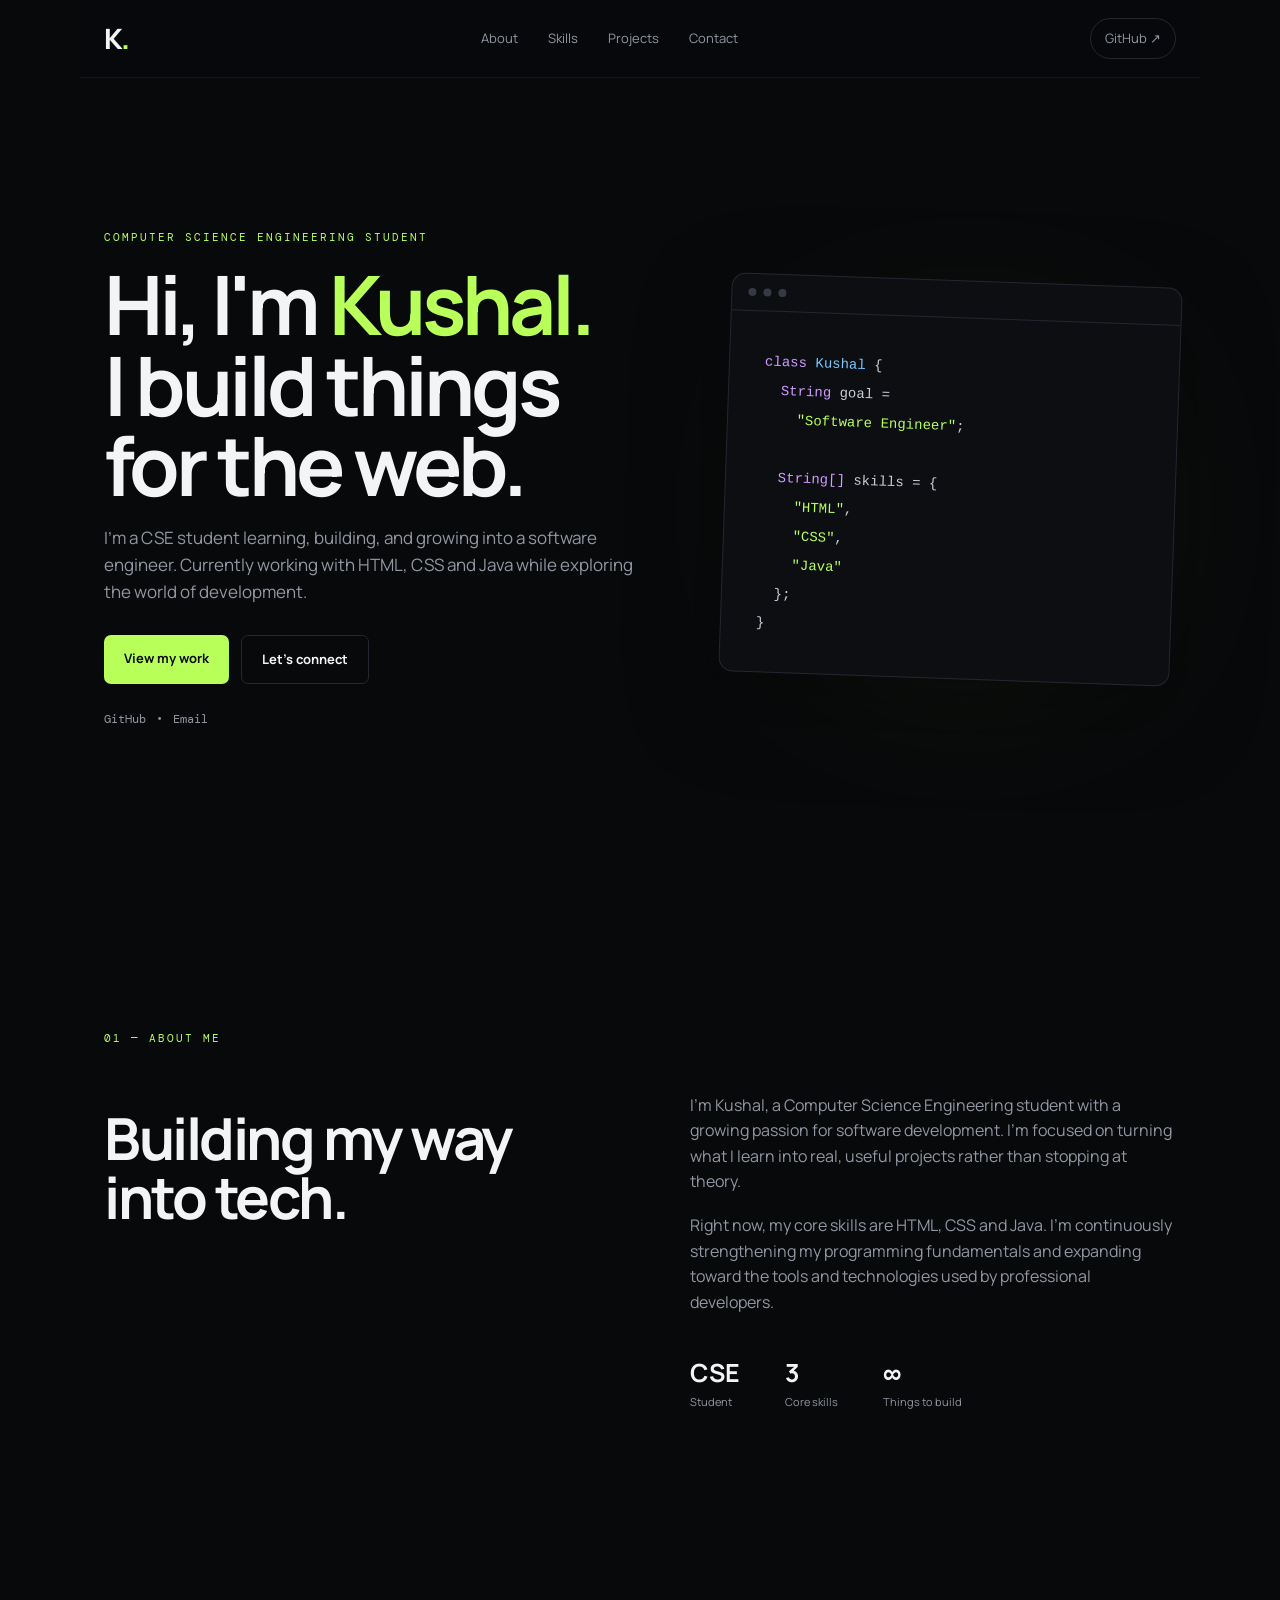
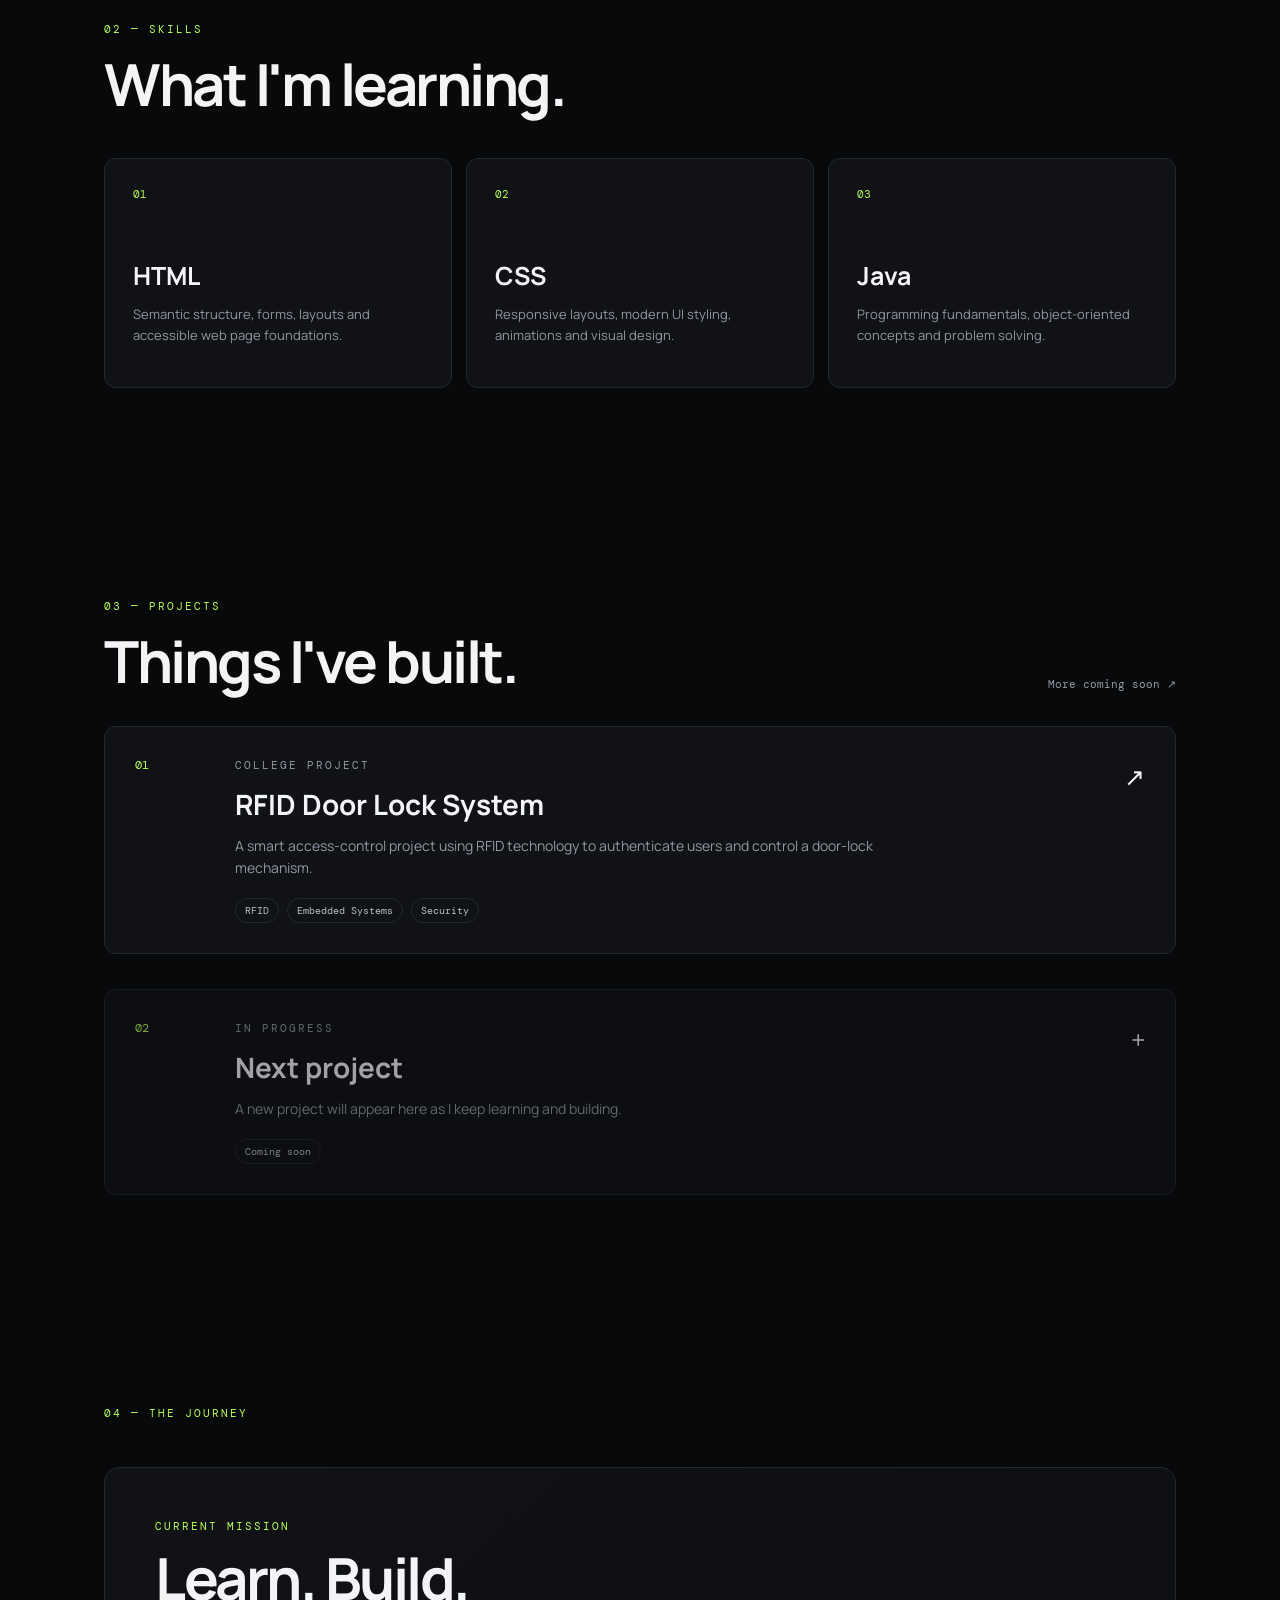
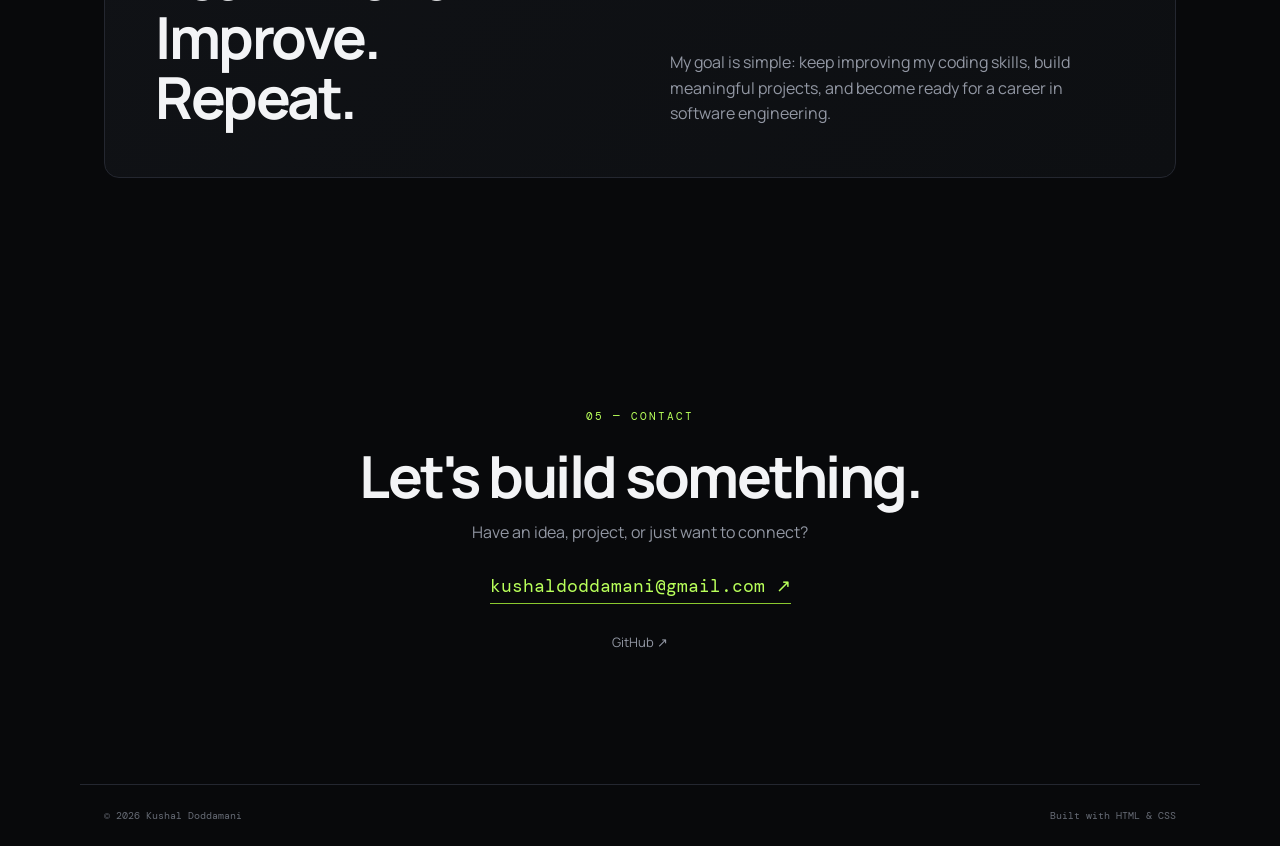
<file: index.html>
<!DOCTYPE html>
<html lang="en">
<head>
  <meta charset="UTF-8">
  <meta name="viewport" content="width=device-width, initial-scale=1.0">
  <meta name="description" content="Kushal Doddamani — Computer Science Engineering student and aspiring software engineer.">
  <title>Kushal Doddamani | Portfolio</title>
  <link rel="stylesheet" href="style.css">
</head>
<body>
  <header class="navbar">
    <a href="#home" class="logo">K<span>.</span></a>
    <nav>
      <a href="#about">About</a>
      <a href="#skills">Skills</a>
      <a href="#projects">Projects</a>
      <a href="#contact">Contact</a>
    </nav>
    <a class="nav-github" href="https://github.com/kushal-doddamani" target="_blank" rel="noopener">GitHub ↗</a>
  </header>

  <main>
    <section id="home" class="hero">
      <div class="hero-content">
        <p class="eyebrow">COMPUTER SCIENCE ENGINEERING STUDENT</p>
        <h1>Hi, I'm <span>Kushal.</span><br>I build things for the web.</h1>
        <p class="hero-text">
          I'm a CSE student learning, building, and growing into a software engineer.
          Currently working with HTML, CSS and Java while exploring the world of development.
        </p>
        <div class="hero-buttons">
          <a class="btn primary" href="#projects">View my work</a>
          <a class="btn secondary" href="#contact">Let's connect</a>
        </div>
        <div class="socials">
          <a href="https://github.com/kushal-doddamani" target="_blank" rel="noopener">GitHub</a>
          <span>•</span>
          <a href="mailto:kushaldoddamani@gmail.com">Email</a>
        </div>
      </div>

      <div class="hero-card">
        <div class="glow"></div>
        <div class="code-window">
          <div class="window-top"><i></i><i></i><i></i></div>
          <pre><code><span class="purple">class</span> <span class="blue">Kushal</span> {
  <span class="purple">String</span> goal =
    <span class="green">"Software Engineer"</span>;

  <span class="purple">String[]</span> skills = {
    <span class="green">"HTML"</span>,
    <span class="green">"CSS"</span>,
    <span class="green">"Java"</span>
  };
}</code></pre>
        </div>
      </div>
    </section>

    <section id="about" class="section">
      <p class="section-label">01 — ABOUT ME</p>
      <div class="section-grid">
        <div>
          <h2>Building my way<br>into tech.</h2>
        </div>
        <div class="about-copy">
          <p>
            I'm Kushal, a Computer Science Engineering student with a growing passion
            for software development. I'm focused on turning what I learn into real,
            useful projects rather than stopping at theory.
          </p>
          <p>
            Right now, my core skills are HTML, CSS and Java. I'm continuously
            strengthening my programming fundamentals and expanding toward the tools
            and technologies used by professional developers.
          </p>
          <div class="mini-stats">
            <div><strong>CSE</strong><span>Student</span></div>
            <div><strong>3</strong><span>Core skills</span></div>
            <div><strong>∞</strong><span>Things to build</span></div>
          </div>
        </div>
      </div>
    </section>

    <section id="skills" class="section">
      <p class="section-label">02 — SKILLS</p>
      <h2>What I'm learning.</h2>
      <div class="skills-grid">
        <article class="skill-card">
          <div class="skill-number">01</div>
          <h3>HTML</h3>
          <p>Semantic structure, forms, layouts and accessible web page foundations.</p>
        </article>
        <article class="skill-card">
          <div class="skill-number">02</div>
          <h3>CSS</h3>
          <p>Responsive layouts, modern UI styling, animations and visual design.</p>
        </article>
        <article class="skill-card">
          <div class="skill-number">03</div>
          <h3>Java</h3>
          <p>Programming fundamentals, object-oriented concepts and problem solving.</p>
        </article>
      </div>
    </section>

    <section id="projects" class="section">
      <p class="section-label">03 — PROJECTS</p>
      <div class="projects-heading">
        <h2>Things I've built.</h2>
        <span>More coming soon ↗</span>
      </div>

      <article class="project-card">
        <div class="project-index">01</div>
        <div class="project-info">
          <p class="project-type">COLLEGE PROJECT</p>
          <h3>RFID Door Lock System</h3>
          <p>
            A smart access-control project using RFID technology to authenticate
            users and control a door-lock mechanism.
          </p>
          <div class="tags">
            <span>RFID</span><span>Embedded Systems</span><span>Security</span>
          </div>
        </div>
        <div class="project-arrow">↗</div>
      </article>

      <article class="project-card coming">
        <div class="project-index">02</div>
        <div class="project-info">
          <p class="project-type">IN PROGRESS</p>
          <h3>Next project</h3>
          <p>A new project will appear here as I keep learning and building.</p>
          <div class="tags"><span>Coming soon</span></div>
        </div>
        <div class="project-arrow">+</div>
      </article>
    </section>

    <section class="section journey">
      <p class="section-label">04 — THE JOURNEY</p>
      <div class="journey-box">
        <div>
          <p class="eyebrow">CURRENT MISSION</p>
          <h2>Learn. Build. Improve.<br>Repeat.</h2>
        </div>
        <p>
          My goal is simple: keep improving my coding skills, build meaningful
          projects, and become ready for a career in software engineering.
        </p>
      </div>
    </section>

    <section id="contact" class="section contact">
      <p class="section-label">05 — CONTACT</p>
      <h2>Let's build something.</h2>
      <p>Have an idea, project, or just want to connect?</p>
      <a class="email-link" href="mailto:kushaldoddamani@gmail.com">kushaldoddamani@gmail.com ↗</a>
      <div class="contact-links">
        <a href="https://github.com/kushal-doddamani" target="_blank" rel="noopener">GitHub ↗</a>
      </div>
    </section>
  </main>

  <footer>
    <span>© 2026 Kushal Doddamani</span>
    <span>Built with HTML & CSS</span>
  </footer>

  <script>
    // Smooth reveal animation for sections
    const observer = new IntersectionObserver((entries) => {
      entries.forEach(entry => {
        if (entry.isIntersecting) entry.target.classList.add('visible');
      });
    }, { threshold: 0.12 });

    document.querySelectorAll('.section, .hero-content, .hero-card').forEach(el => observer.observe(el));
  </script>
</body>
</html>
</file>
<file: style.css>
@import url('https://fonts.googleapis.com/css2?family=DM+Mono:wght@400;500&family=Manrope:wght@400;500;600;700;800&display=swap');

:root {
  --bg: #08090b;
  --surface: #101216;
  --surface-2: #15171c;
  --text: #f3f4f6;
  --muted: #9297a3;
  --line: #242730;
  --accent: #b8ff5a;
  --accent-dark: #8bc92f;
  --max: 1120px;
}

* { box-sizing: border-box; margin: 0; padding: 0; }

html { scroll-behavior: smooth; }

body {
  background: var(--bg);
  color: var(--text);
  font-family: 'Manrope', sans-serif;
  line-height: 1.6;
  overflow-x: hidden;
}

a { color: inherit; text-decoration: none; }

.navbar {
  height: 78px;
  max-width: var(--max);
  margin: auto;
  padding: 0 24px;
  display: flex;
  align-items: center;
  justify-content: space-between;
  position: sticky;
  top: 0;
  z-index: 20;
  background: rgba(8,9,11,.82);
  backdrop-filter: blur(16px);
  border-bottom: 1px solid rgba(255,255,255,.05);
}

.logo {
  font-size: 28px;
  font-weight: 800;
  letter-spacing: -2px;
}

.logo span, h1 span, .eyebrow, .section-label { color: var(--accent); }

nav { display: flex; gap: 30px; }
nav a, .nav-github {
  font-size: 13px;
  color: var(--muted);
  transition: .25s;
}
nav a:hover, .nav-github:hover { color: var(--text); }

.nav-github {
  border: 1px solid var(--line);
  padding: 9px 14px;
  border-radius: 999px;
}

.hero, .section {
  max-width: var(--max);
  margin: auto;
  padding-left: 24px;
  padding-right: 24px;
}

.hero {
  min-height: calc(100vh - 78px);
  display: grid;
  grid-template-columns: 1.1fr .9fr;
  gap: 70px;
  align-items: center;
  padding-top: 70px;
  padding-bottom: 90px;
}

.eyebrow, .section-label, .project-type {
  font-family: 'DM Mono', monospace;
  font-size: 11px;
  letter-spacing: 2px;
}

.hero h1 {
  margin: 18px 0;
  max-width: 720px;
  font-size: clamp(48px, 7vw, 82px);
  line-height: .98;
  letter-spacing: -4px;
}

.hero-text {
  max-width: 610px;
  color: var(--muted);
  font-size: 17px;
}

.hero-buttons {
  display: flex;
  gap: 12px;
  margin-top: 30px;
}

.btn {
  padding: 13px 20px;
  border-radius: 7px;
  font-size: 13px;
  font-weight: 700;
  transition: .25s;
}
.primary { background: var(--accent); color: #0a0b08; }
.primary:hover { background: #d0ff92; transform: translateY(-2px); }
.secondary { border: 1px solid var(--line); }
.secondary:hover { border-color: #555b68; transform: translateY(-2px); }

.socials {
  display: flex;
  gap: 10px;
  margin-top: 26px;
  color: var(--muted);
  font-family: 'DM Mono', monospace;
  font-size: 12px;
}
.socials a:hover { color: var(--accent); }

.hero-card {
  position: relative;
  opacity: 1;
}

.glow {
  position: absolute;
  width: 260px;
  height: 260px;
  background: var(--accent);
  filter: blur(100px);
  opacity: .11;
  top: 25%;
  left: 25%;
}

.code-window {
  position: relative;
  border: 1px solid var(--line);
  background: #0c0e12;
  border-radius: 14px;
  overflow: hidden;
  box-shadow: 0 30px 90px rgba(0,0,0,.35);
  transform: rotate(2deg);
}

.window-top {
  padding: 14px 16px;
  border-bottom: 1px solid var(--line);
  display: flex;
  gap: 7px;
}
.window-top i {
  width: 8px; height: 8px; border-radius: 50%;
  background: #363a44;
}

pre {
  padding: 35px;
  overflow-x: auto;
  font: 14px/2 'DM Mono', monospace;
  color: #c9cdd6;
}
.purple { color: #d29bff; }
.blue { color: #78c8ff; }
.green { color: var(--accent); }

.section {
  padding-top: 130px;
  padding-bottom: 80px;
}

.section h2 {
  margin-top: 15px;
  font-size: clamp(38px, 5vw, 58px);
  line-height: 1.03;
  letter-spacing: -2.5px;
}

.section-grid {
  display: grid;
  grid-template-columns: 1fr 1fr;
  gap: 100px;
  margin-top: 45px;
}

.about-copy { color: var(--muted); font-size: 16px; }
.about-copy p + p { margin-top: 18px; }

.mini-stats {
  display: flex;
  gap: 45px;
  margin-top: 38px;
}
.mini-stats div { display: flex; flex-direction: column; }
.mini-stats strong { color: var(--text); font-size: 25px; }
.mini-stats span { font-size: 11px; color: var(--muted); }

.skills-grid {
  display: grid;
  grid-template-columns: repeat(3, 1fr);
  gap: 14px;
  margin-top: 45px;
}
.skill-card {
  background: var(--surface);
  border: 1px solid var(--line);
  border-radius: 12px;
  padding: 28px;
  min-height: 230px;
  transition: .25s;
}
.skill-card:hover { transform: translateY(-5px); border-color: #444955; }
.skill-number { color: var(--accent); font: 11px 'DM Mono', monospace; }
.skill-card h3 { margin-top: 55px; font-size: 25px; }
.skill-card p { margin-top: 8px; color: var(--muted); font-size: 13px; }

.projects-heading {
  display: flex;
  justify-content: space-between;
  align-items: end;
}
.projects-heading span { color: var(--muted); font: 11px 'DM Mono', monospace; }

.project-card {
  margin-top: 35px;
  display: grid;
  grid-template-columns: 80px 1fr 50px;
  gap: 20px;
  padding: 30px;
  background: var(--surface);
  border: 1px solid var(--line);
  border-radius: 12px;
  transition: .25s;
}
.project-card:hover { border-color: #4a505c; transform: translateY(-3px); }
.project-index { color: var(--accent); font: 12px 'DM Mono', monospace; }
.project-type { color: var(--muted); }
.project-info h3 { margin: 8px 0; font-size: 28px; }
.project-info > p:not(.project-type) { max-width: 650px; color: var(--muted); font-size: 14px; }
.project-arrow { font-size: 25px; text-align: right; }
.tags { display: flex; gap: 8px; flex-wrap: wrap; margin-top: 18px; }
.tags span {
  border: 1px solid var(--line);
  border-radius: 999px;
  padding: 5px 9px;
  color: #b9bec8;
  font: 10px 'DM Mono', monospace;
}
.coming { opacity: .65; }

.journey-box {
  margin-top: 45px;
  padding: 50px;
  border: 1px solid var(--line);
  border-radius: 15px;
  background: linear-gradient(135deg, var(--surface), #0d0f12);
  display: grid;
  grid-template-columns: 1fr 1fr;
  gap: 60px;
}
.journey-box h2 { margin-top: 12px; }
.journey-box > p { align-self: end; color: var(--muted); }

.contact {
  text-align: center;
  padding-top: 150px;
  padding-bottom: 130px;
}
.contact .section-label { display: block; }
.contact h2 { margin-top: 20px; }
.contact > p:not(.section-label) { color: var(--muted); margin-top: 15px; }
.email-link {
  display: inline-block;
  margin-top: 28px;
  color: var(--accent);
  font: 18px 'DM Mono', monospace;
  border-bottom: 1px solid var(--accent-dark);
  padding-bottom: 5px;
}
.contact-links { margin-top: 25px; }
.contact-links a { color: var(--muted); font-size: 13px; }
.contact-links a:hover { color: var(--text); }

footer {
  max-width: var(--max);
  margin: auto;
  padding: 24px;
  border-top: 1px solid var(--line);
  display: flex;
  justify-content: space-between;
  color: #666b75;
  font: 10px 'DM Mono', monospace;
}

.section, .hero-content, .hero-card {
  opacity: 0;
  transform: translateY(18px);
  transition: opacity .8s ease, transform .8s ease;
}
.visible { opacity: 1; transform: translateY(0); }

@media (max-width: 800px) {
  nav { display: none; }
  .hero { grid-template-columns: 1fr; gap: 40px; padding-top: 55px; }
  .hero h1 { letter-spacing: -3px; }
  .hero-card { max-width: 600px; width: 100%; margin: auto; }
  .section-grid, .journey-box { grid-template-columns: 1fr; gap: 35px; }
  .skills-grid { grid-template-columns: 1fr; }
  .project-card { grid-template-columns: 45px 1fr; }
  .project-arrow { display: none; }
  .journey-box { padding: 30px; }
}

@media (max-width: 480px) {
  .navbar { height: 68px; }
  .nav-github { padding: 7px 11px; }
  .hero, .section { padding-left: 18px; padding-right: 18px; }
  .hero h1 { font-size: 47px; }
  .hero-text { font-size: 15px; }
  .hero-buttons { flex-direction: column; }
  .btn { text-align: center; }
  .mini-stats { gap: 25px; }
  .project-card { padding: 22px 18px; }
  .project-info h3 { font-size: 23px; }
  footer { padding: 20px 18px; flex-direction: column; gap: 8px; }
}
</file>
